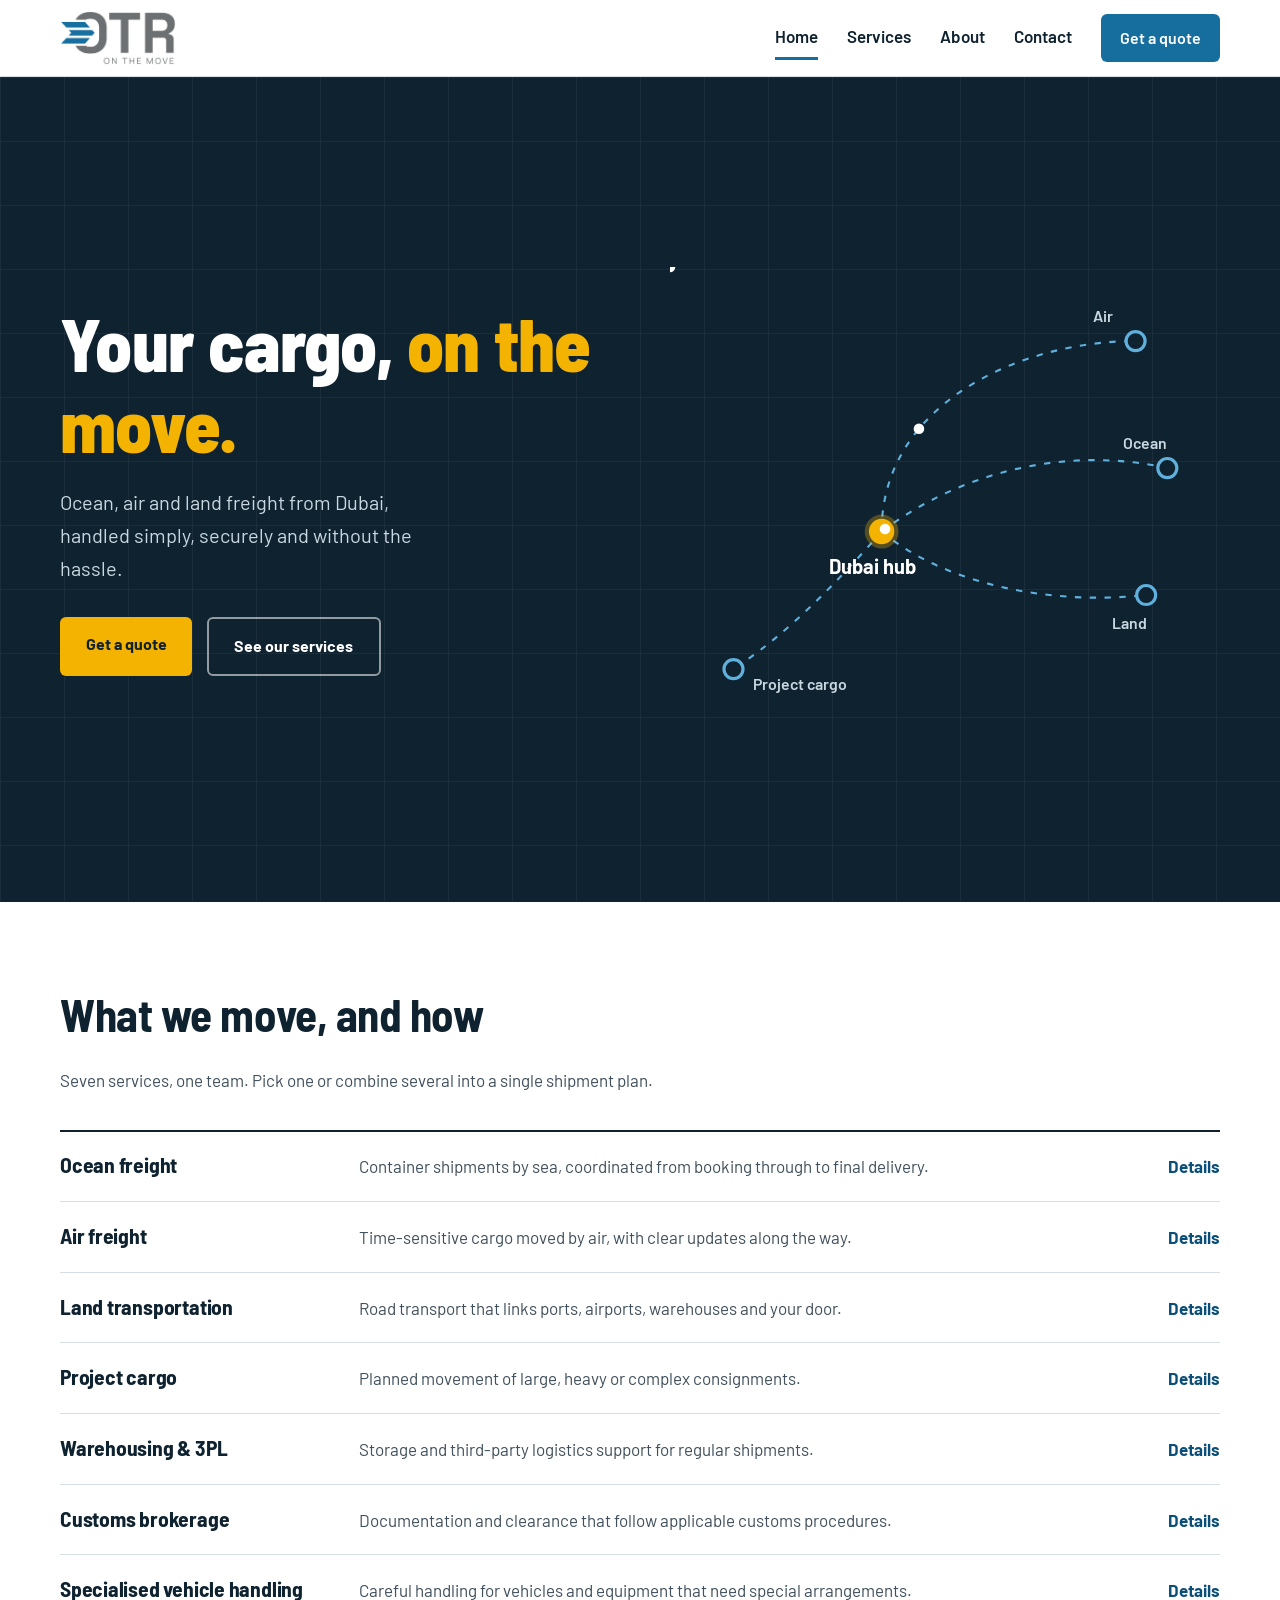
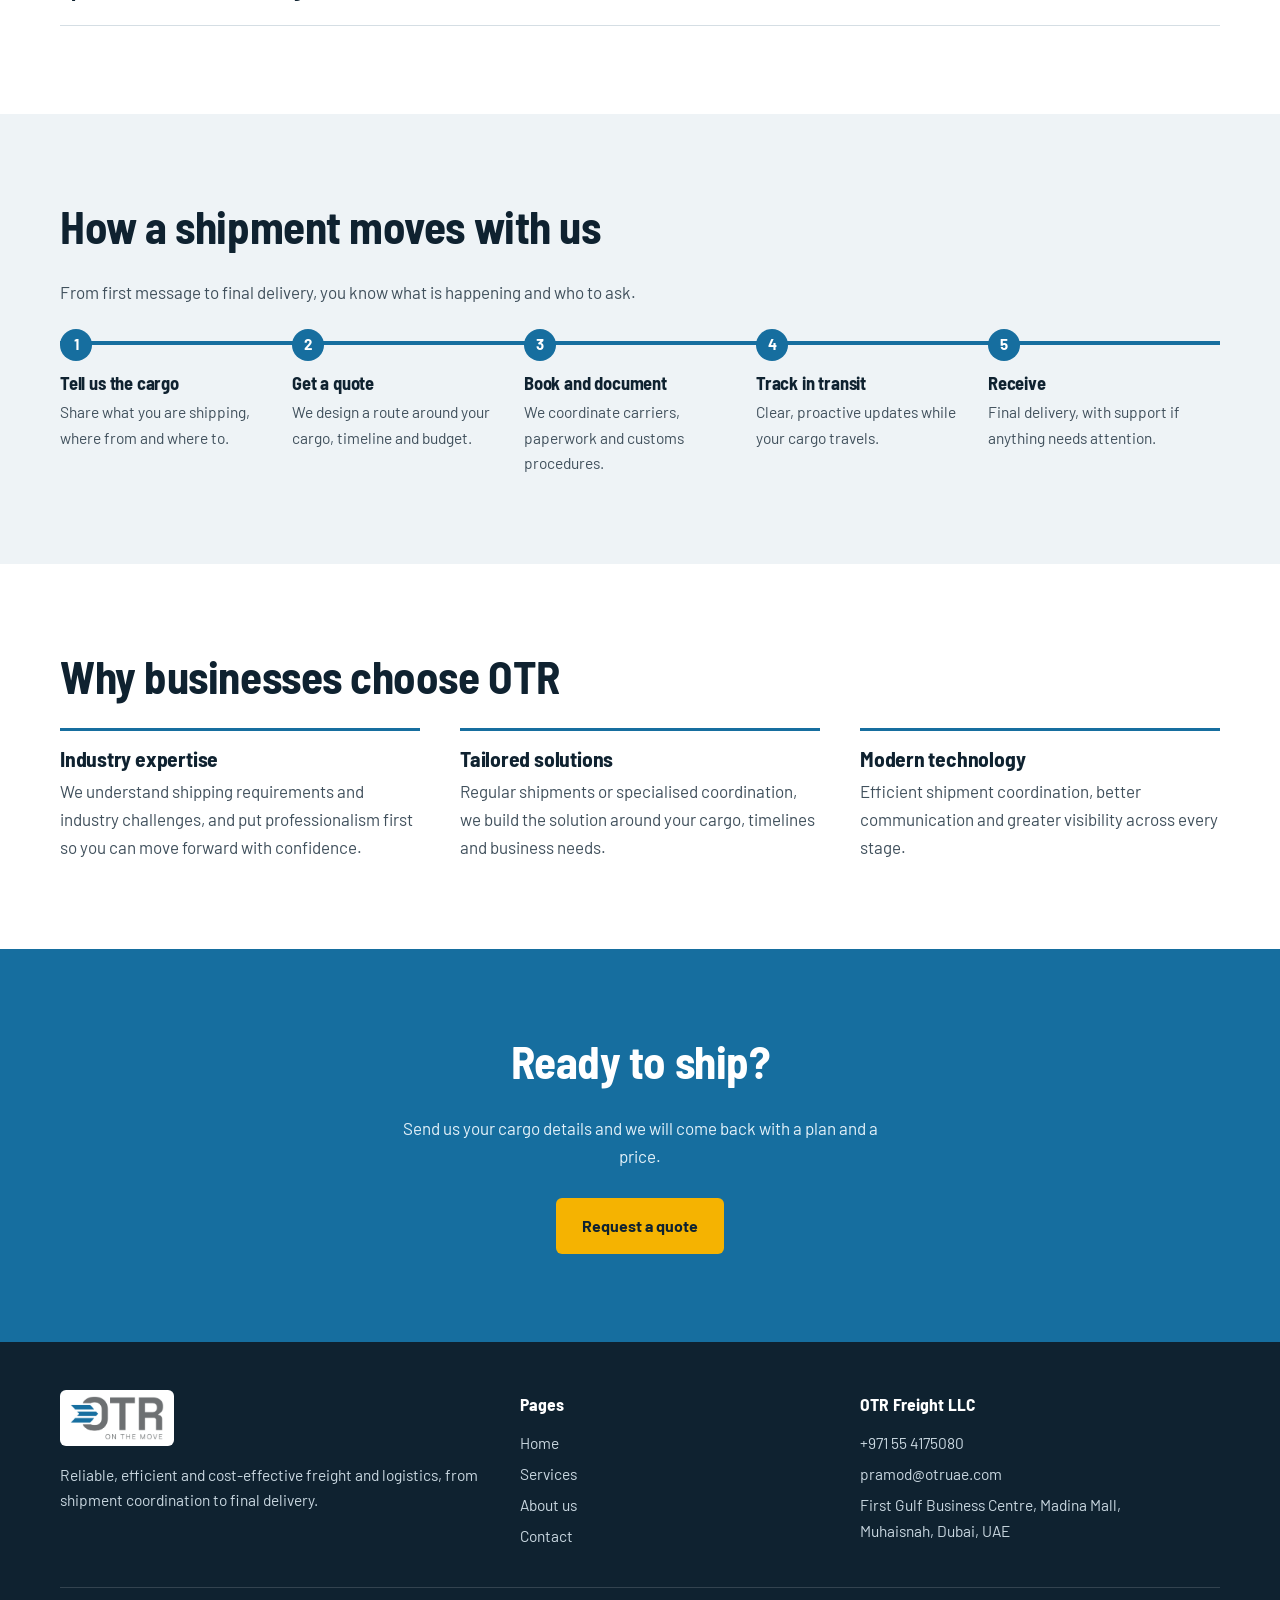
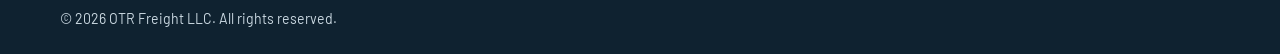
<file: index.html>
<!DOCTYPE html>
<html lang="en">
<head>
<meta charset="utf-8">
<meta name="google-site-verification" content="lFbrJSugFWUCxBS37udw718Ux22zjHiw6H_TVb-RLjU" />
<meta name="viewport" content="width=device-width, initial-scale=1">
<title>OTR Freight LLC | Freight &amp; Logistics in Dubai, UAE</title>
<meta name="description" content="OTR Freight LLC is a Dubai freight and logistics company: ocean, air and land freight, project cargo, warehousing, customs brokerage and vehicle handling.">
<link rel="canonical" href="https://otruae.com/">
<link rel="icon" href="assets/img/favicon.svg" type="image/svg+xml">
<meta property="og:type" content="website">
<meta property="og:title" content="OTR Freight LLC | Freight &amp; Logistics in Dubai, UAE">
<meta property="og:description" content="OTR Freight LLC is a Dubai freight and logistics company: ocean, air and land freight, project cargo, warehousing, customs brokerage and vehicle handling.">
<meta property="og:url" content="https://otruae.com/">
<meta property="og:image" content="https://otruae.com/assets/img/logo.png">
<meta name="theme-color" content="#0f2230">
<link rel="preconnect" href="https://fonts.googleapis.com"><link rel="preconnect" href="https://fonts.gstatic.com" crossorigin>
<link href="https://fonts.googleapis.com/css2?family=Barlow:wght@400;600;700&family=Barlow+Semi+Condensed:wght@600;700;800&display=swap" rel="stylesheet">
<link rel="stylesheet" href="assets/css/style.css">
<script type="application/ld+json">{"@context":"https://schema.org","@type":"Organization","name":"OTR Freight LLC","url":"https://otruae.com","logo":"https://otruae.com/assets/img/logo.png","email":"pramod@otruae.com","telephone":"+971554175080","address":{"@type":"PostalAddress","streetAddress":"First Gulf Business Centre, Madina Mall, Muhaisnah","addressLocality":"Dubai","addressCountry":"AE"}}</script>
</head>
<body>
<a class="skip" href="#main">Skip to content</a>
<header class="site-head"><div class="wrap bar">
<a class="brand" href="index.html" aria-label="OTR Freight LLC home"><img src="assets/img/logo.png" alt="OTR On the Move" width="116" height="54"></a>
<button class="menu-btn" aria-expanded="false" aria-controls="nav">Menu</button>
<nav class="nav" id="nav" aria-label="Main">
<a href="index.html" aria-current="page">Home</a><a href="services.html">Services</a><a href="about.html">About</a><a href="contact.html">Contact</a><a class="btn" href="contact.html">Get a quote</a>
</nav></div></header>
<main id="main">
<section class="hero"><div class="wrap">
<div><h1>Your cargo, <span>on the move.</span></h1>
<p class="lead">Ocean, air and land freight from Dubai, handled simply, securely and without the hassle.</p>
<div class="acts"><a class="btn amber" href="contact.html">Get a quote</a><a class="btn alt" href="services.html">See our services</a></div></div>
<svg class="route" viewBox="0 0 520 420" role="img" aria-label="Routes from the Dubai hub to ocean, air, land and project cargo destinations">
<path class="arc" d="M200 250 C 200 130, 330 70, 440 70"/>
<path class="arc" d="M200 250 C 280 190, 380 170, 470 190"/>
<path class="arc" d="M200 250 C 260 300, 360 320, 450 310"/>
<path class="arc" d="M200 250 C 130 330, 90 360, 60 380"/>
<circle class="node" cx="440" cy="70" r="9"/><text x="400" y="52">Air</text>
<circle class="node" cx="470" cy="190" r="9"/><text x="428" y="172">Ocean</text>
<circle class="node" cx="450" cy="310" r="9"/><text x="418" y="342">Land</text>
<circle class="node" cx="60" cy="380" r="9"/><text x="78" y="400">Project cargo</text>
<circle class="pulse" cx="200" cy="250" r="16"/><circle class="hub" cx="200" cy="250" r="12"/>
<text x="150" y="290" style="fill:#fff;font-size:19px;font-weight:700">Dubai hub</text>
<circle r="5" fill="#fff"><animateMotion dur="5s" repeatCount="indefinite" path="M200 250 C 200 130, 330 70, 440 70"/></circle>
<circle r="5" fill="#fff"><animateMotion dur="6s" repeatCount="indefinite" begin="1.5s" path="M200 250 C 280 190, 380 170, 470 190"/></circle>
<circle r="5" fill="#fff"><animateMotion dur="5.5s" repeatCount="indefinite" begin="3s" path="M200 250 C 260 300, 360 320, 450 310"/></circle>
</svg>
</div></section>
<section><div class="wrap">
<h2>What we move, and how</h2>
<p class="intro">Seven services, one team. Pick one or combine several into a single shipment plan.</p>
<ul class="svc">
<li><h3>Ocean freight</h3><p>Container shipments by sea, coordinated from booking through to final delivery.</p><a href="services.html#ocean-freight">Details</a></li><li><h3>Air freight</h3><p>Time-sensitive cargo moved by air, with clear updates along the way.</p><a href="services.html#air-freight">Details</a></li><li><h3>Land transportation</h3><p>Road transport that links ports, airports, warehouses and your door.</p><a href="services.html#land-transportation">Details</a></li><li><h3>Project cargo</h3><p>Planned movement of large, heavy or complex consignments.</p><a href="services.html#project-cargo">Details</a></li><li><h3>Warehousing & 3PL</h3><p>Storage and third-party logistics support for regular shipments.</p><a href="services.html#warehousing-3pl">Details</a></li><li><h3>Customs brokerage</h3><p>Documentation and clearance that follow applicable customs procedures.</p><a href="services.html#customs-brokerage">Details</a></li><li><h3>Specialised vehicle handling</h3><p>Careful handling for vehicles and equipment that need special arrangements.</p><a href="services.html#specialised-vehicle-handling">Details</a></li>
</ul></div></section>
<section class="tint"><div class="wrap">
<h2>How a shipment moves with us</h2>
<p class="intro">From first message to final delivery, you know what is happening and who to ask.</p>
<ol class="steps">
<li><h3>Tell us the cargo</h3><p>Share what you are shipping, where from and where to.</p></li>
<li><h3>Get a quote</h3><p>We design a route around your cargo, timeline and budget.</p></li>
<li><h3>Book and document</h3><p>We coordinate carriers, paperwork and customs procedures.</p></li>
<li><h3>Track in transit</h3><p>Clear, proactive updates while your cargo travels.</p></li>
<li><h3>Receive</h3><p>Final delivery, with support if anything needs attention.</p></li>
</ol></div></section>
<section><div class="wrap">
<h2>Why businesses choose OTR</h2>
<div class="cols">
<div><h3>Industry expertise</h3><p>We understand shipping requirements and industry challenges, and put professionalism first so you can move forward with confidence.</p></div>
<div><h3>Tailored solutions</h3><p>Regular shipments or specialised coordination, we build the solution around your cargo, timelines and business needs.</p></div>
<div><h3>Modern technology</h3><p>Efficient shipment coordination, better communication and greater visibility across every stage.</p></div>
</div></div></section>
<section class="cta"><div class="wrap">
<h2>Ready to ship?</h2>
<p>Send us your cargo details and we will come back with a plan and a price.</p>
<a class="btn amber" href="contact.html">Request a quote</a>
</div></section>
</main>
<footer class="foot"><div class="wrap">
<div class="grid">
<div><img src="assets/img/logo.png" alt="OTR On the Move" width="120" height="56"><p>Reliable, efficient and cost-effective freight and logistics, from shipment coordination to final delivery.</p></div>
<div><h4>Pages</h4><ul><li><a href="index.html">Home</a></li><li><a href="services.html">Services</a></li><li><a href="about.html">About us</a></li><li><a href="contact.html">Contact</a></li></ul></div>
<div><h4>OTR Freight LLC</h4><ul><li><a href="tel:+971554175080">+971 55 4175080</a></li><li><a href="mailto:pramod@otruae.com">pramod@otruae.com</a></li><li>First Gulf Business Centre, Madina Mall,<br>Muhaisnah, Dubai, UAE</li></ul></div>
</div>
<p class="legal">&copy; <span id="yr">2026</span> OTR Freight LLC. All rights reserved.</p>
</div></footer>
<script src="assets/js/main.js"></script>
</body>
</html>
</file>
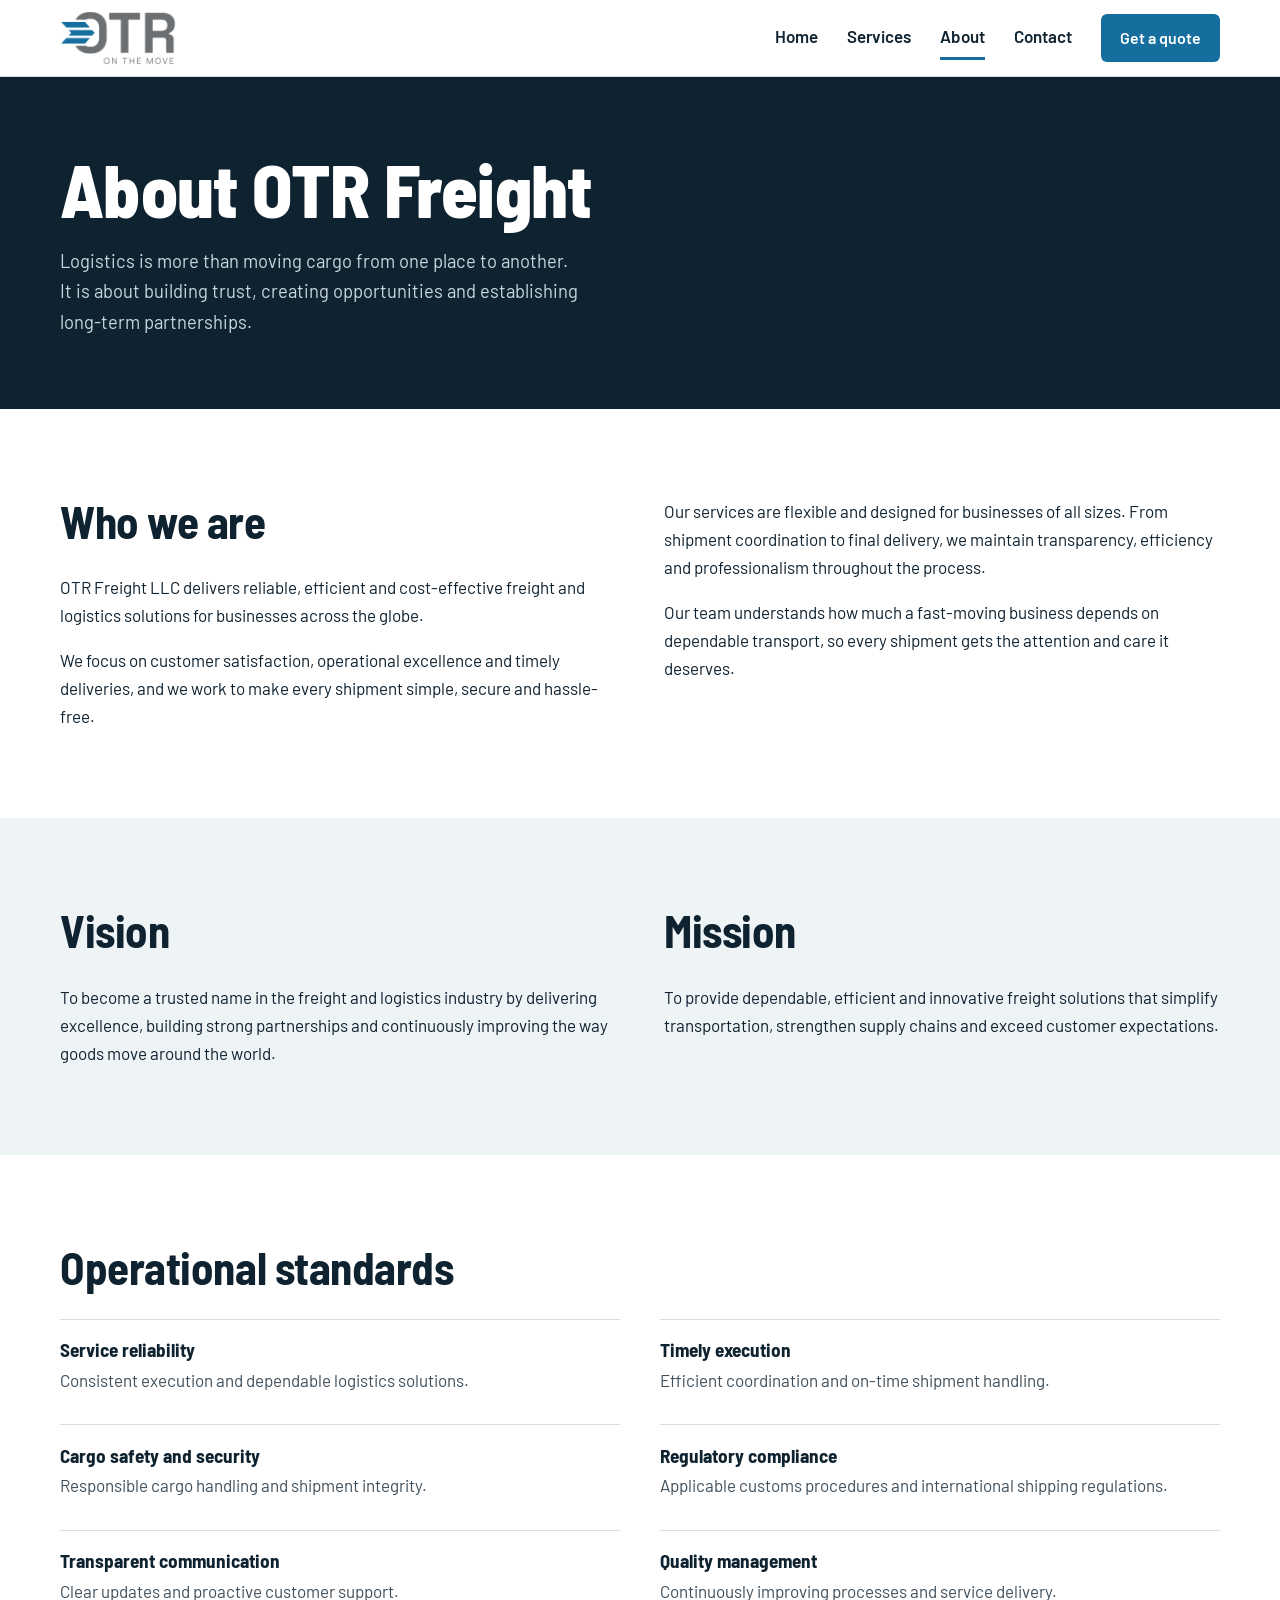
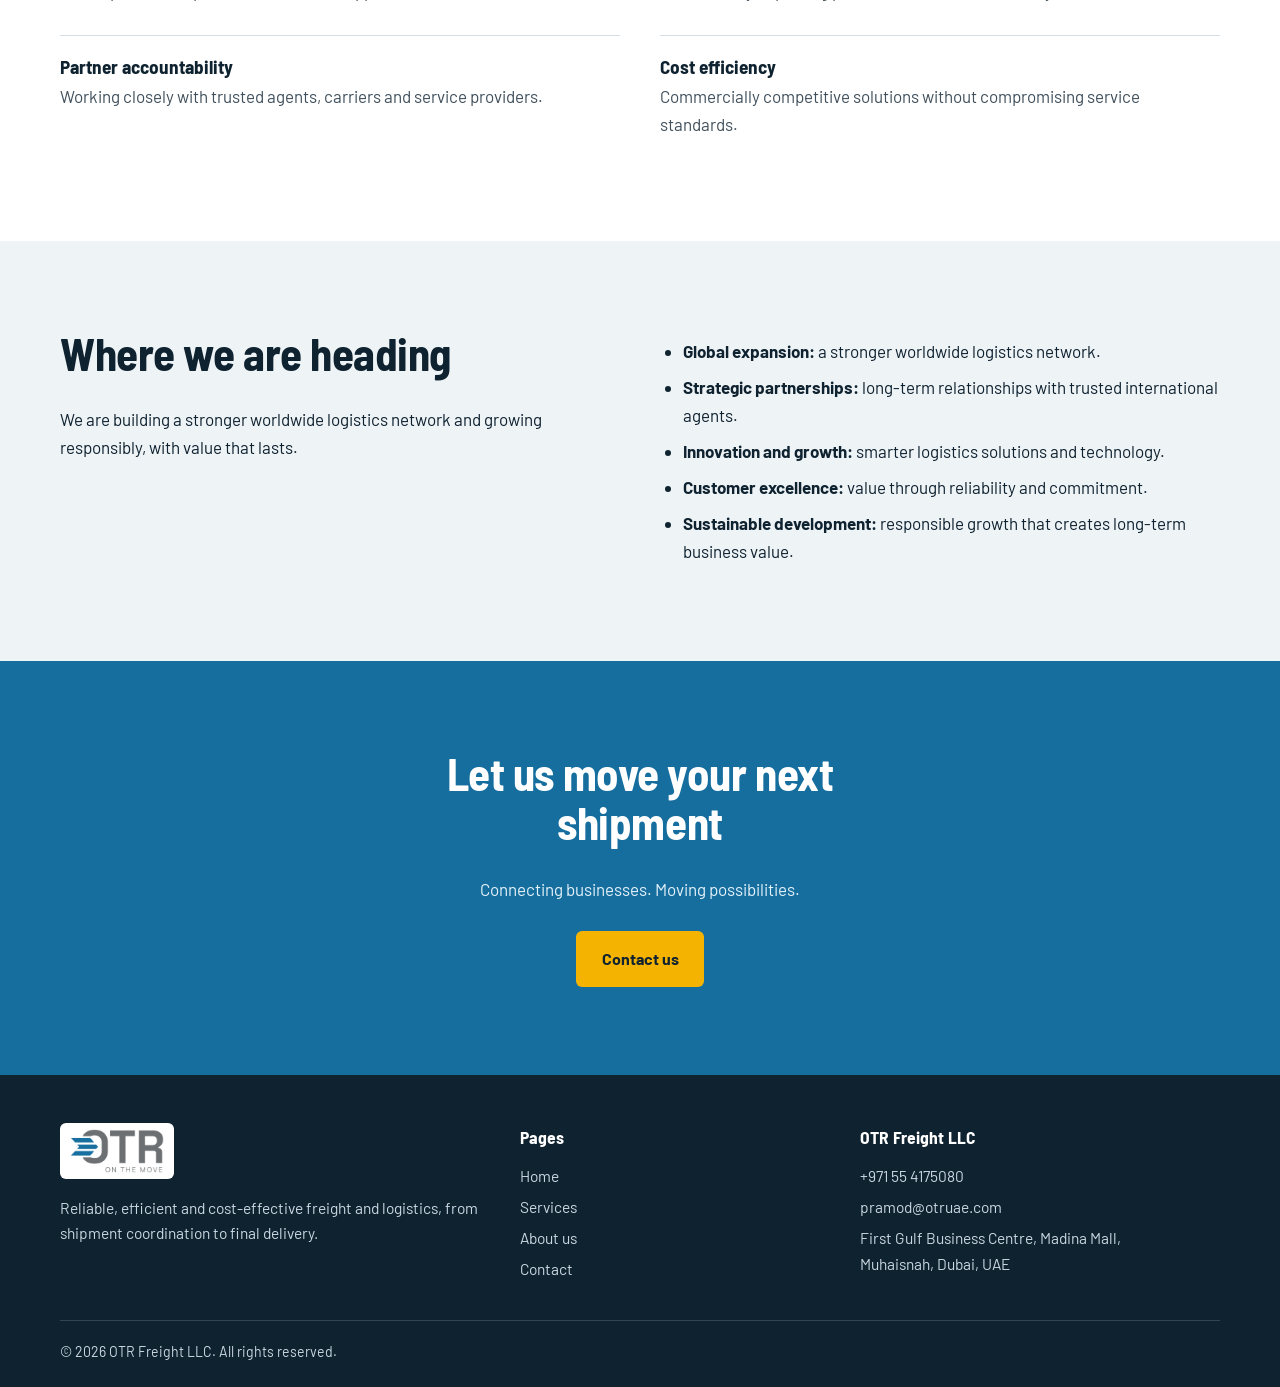
<file: about.html>
<!DOCTYPE html>
<html lang="en">
<head>
<meta charset="utf-8">

<meta name="viewport" content="width=device-width, initial-scale=1">
<title>About us | OTR Freight LLC</title>
<meta name="description" content="Learn about OTR Freight LLC: our vision, mission, operational standards and how we build long-term partnerships in freight and logistics.">
<link rel="canonical" href="https://otruae.com/about.html">
<link rel="icon" href="assets/img/favicon.svg" type="image/svg+xml">
<meta property="og:type" content="website">
<meta property="og:title" content="About us | OTR Freight LLC">
<meta property="og:description" content="Learn about OTR Freight LLC: our vision, mission, operational standards and how we build long-term partnerships in freight and logistics.">
<meta property="og:url" content="https://otruae.com/about.html">
<meta property="og:image" content="https://otruae.com/assets/img/logo.png">
<meta name="theme-color" content="#0f2230">
<link rel="preconnect" href="https://fonts.googleapis.com"><link rel="preconnect" href="https://fonts.gstatic.com" crossorigin>
<link href="https://fonts.googleapis.com/css2?family=Barlow:wght@400;600;700&family=Barlow+Semi+Condensed:wght@600;700;800&display=swap" rel="stylesheet">
<link rel="stylesheet" href="assets/css/style.css">
</head>
<body>
<a class="skip" href="#main">Skip to content</a>
<header class="site-head"><div class="wrap bar">
<a class="brand" href="index.html" aria-label="OTR Freight LLC home"><img src="assets/img/logo.png" alt="OTR On the Move" width="116" height="54"></a>
<button class="menu-btn" aria-expanded="false" aria-controls="nav">Menu</button>
<nav class="nav" id="nav" aria-label="Main">
<a href="index.html">Home</a><a href="services.html">Services</a><a href="about.html" aria-current="page">About</a><a href="contact.html">Contact</a><a class="btn" href="contact.html">Get a quote</a>
</nav></div></header>
<main id="main">
<div class="page-hero"><div class="wrap"><h1>About OTR Freight</h1><p>Logistics is more than moving cargo from one place to another. It is about building trust, creating opportunities and establishing long-term partnerships.</p></div></div>
<section><div class="wrap two">
<div><h2>Who we are</h2>
<p>OTR Freight LLC delivers reliable, efficient and cost-effective freight and logistics solutions for businesses across the globe.</p>
<p>We focus on customer satisfaction, operational excellence and timely deliveries, and we work to make every shipment simple, secure and hassle-free.</p></div>
<div><p>Our services are flexible and designed for businesses of all sizes. From shipment coordination to final delivery, we maintain transparency, efficiency and professionalism throughout the process.</p>
<p>Our team understands how much a fast-moving business depends on dependable transport, so every shipment gets the attention and care it deserves.</p></div>
</div></section>
<section class="tint"><div class="wrap two">
<div><h2>Vision</h2><p>To become a trusted name in the freight and logistics industry by delivering excellence, building strong partnerships and continuously improving the way goods move around the world.</p></div>
<div><h2>Mission</h2><p>To provide dependable, efficient and innovative freight solutions that simplify transportation, strengthen supply chains and exceed customer expectations.</p></div>
</div></section>
<section><div class="wrap"><h2>Operational standards</h2>
<ul class="stand">
<li><b>Service reliability</b><span>Consistent execution and dependable logistics solutions.</span></li>
<li><b>Timely execution</b><span>Efficient coordination and on-time shipment handling.</span></li>
<li><b>Cargo safety and security</b><span>Responsible cargo handling and shipment integrity.</span></li>
<li><b>Regulatory compliance</b><span>Applicable customs procedures and international shipping regulations.</span></li>
<li><b>Transparent communication</b><span>Clear updates and proactive customer support.</span></li>
<li><b>Quality management</b><span>Continuously improving processes and service delivery.</span></li>
<li><b>Partner accountability</b><span>Working closely with trusted agents, carriers and service providers.</span></li>
<li><b>Cost efficiency</b><span>Commercially competitive solutions without compromising service standards.</span></li>
</ul></div></section>
<section class="tint"><div class="wrap two">
<div><h2>Where we are heading</h2><p>We are building a stronger worldwide logistics network and growing responsibly, with value that lasts.</p></div>
<ul class="future">
<li><b>Global expansion:</b> a stronger worldwide logistics network.</li>
<li><b>Strategic partnerships:</b> long-term relationships with trusted international agents.</li>
<li><b>Innovation and growth:</b> smarter logistics solutions and technology.</li>
<li><b>Customer excellence:</b> value through reliability and commitment.</li>
<li><b>Sustainable development:</b> responsible growth that creates long-term business value.</li>
</ul></div></section>
<section class="cta"><div class="wrap"><h2>Let us move your next shipment</h2><p>Connecting businesses. Moving possibilities.</p><a class="btn amber" href="contact.html">Contact us</a></div></section>
</main>
<footer class="foot"><div class="wrap">
<div class="grid">
<div><img src="assets/img/logo.png" alt="OTR On the Move" width="120" height="56"><p>Reliable, efficient and cost-effective freight and logistics, from shipment coordination to final delivery.</p></div>
<div><h4>Pages</h4><ul><li><a href="index.html">Home</a></li><li><a href="services.html">Services</a></li><li><a href="about.html">About us</a></li><li><a href="contact.html">Contact</a></li></ul></div>
<div><h4>OTR Freight LLC</h4><ul><li><a href="tel:+971554175080">+971 55 4175080</a></li><li><a href="mailto:pramod@otruae.com">pramod@otruae.com</a></li><li>First Gulf Business Centre, Madina Mall,<br>Muhaisnah, Dubai, UAE</li></ul></div>
</div>
<p class="legal">&copy; <span id="yr">2026</span> OTR Freight LLC. All rights reserved.</p>
</div></footer>
<script src="assets/js/main.js"></script>
</body>
</html>
</file>
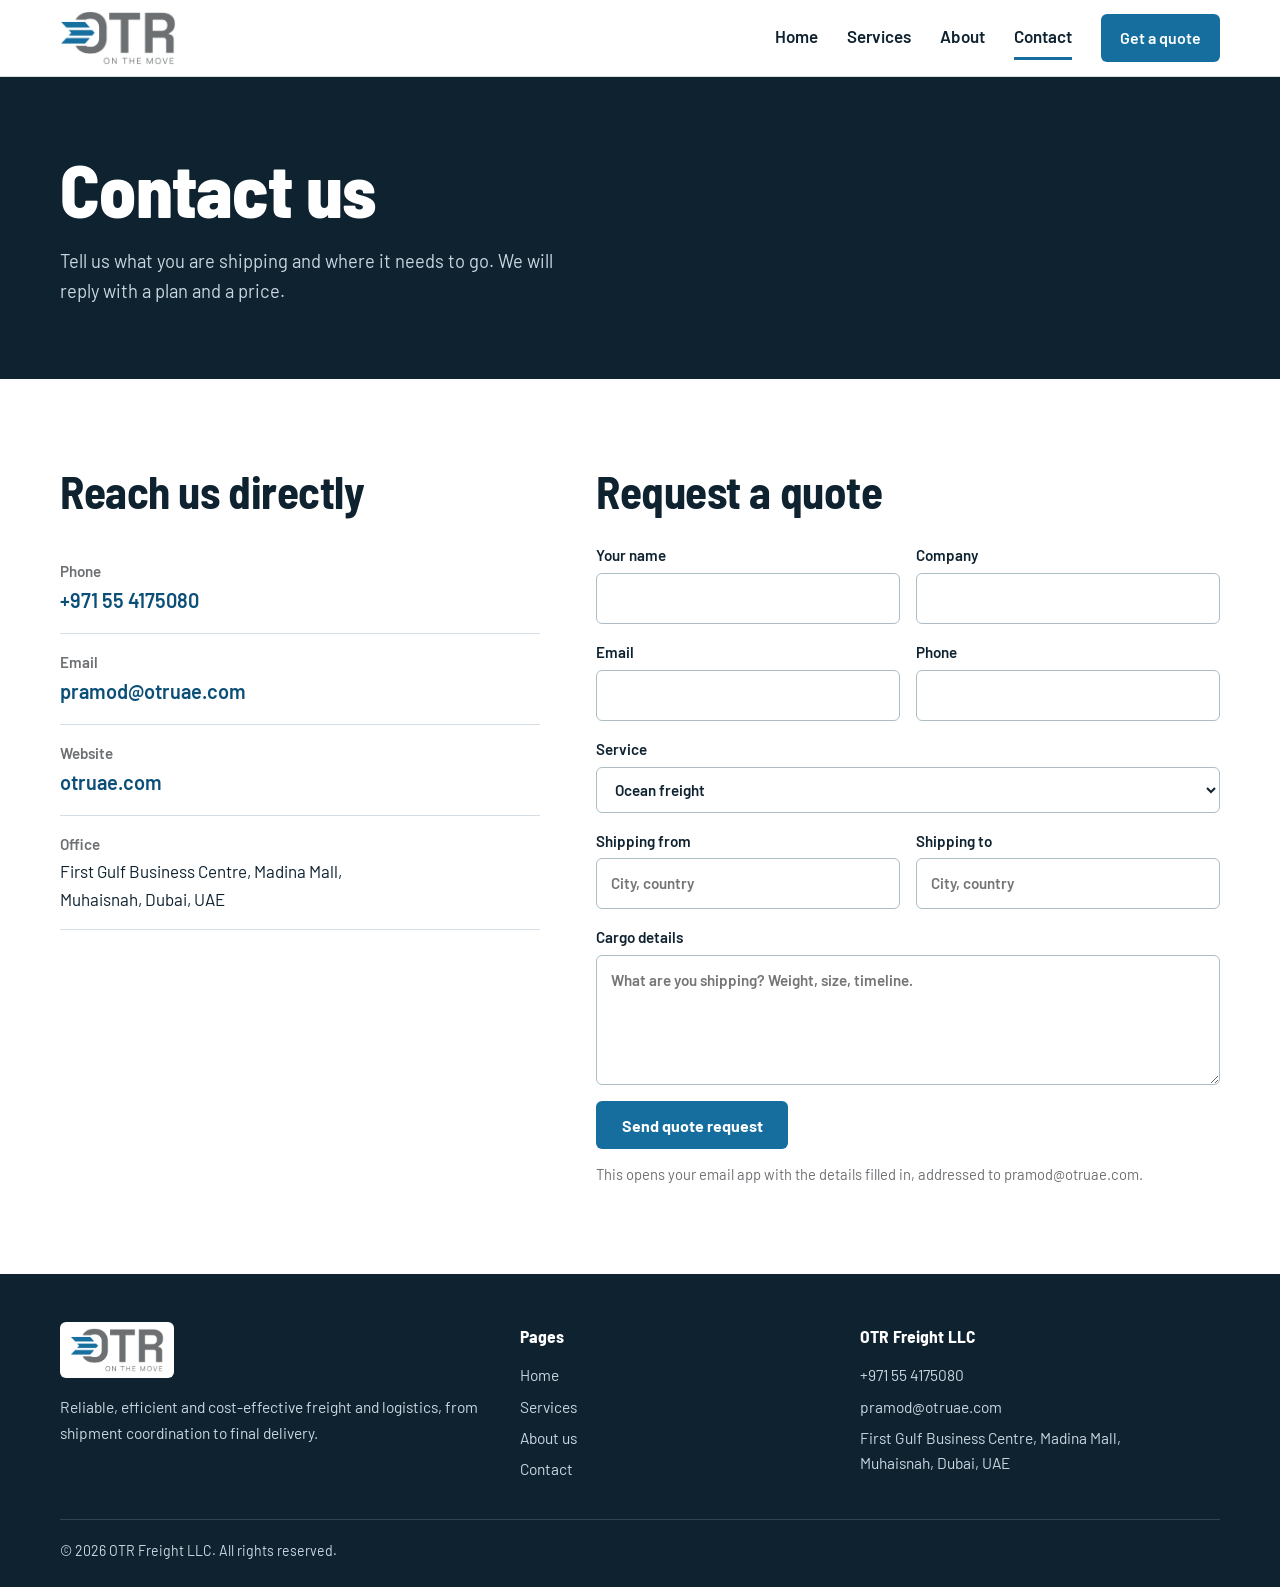
<file: contact.html>
<!DOCTYPE html>
<html lang="en">
<head>
<meta charset="utf-8">

<meta name="viewport" content="width=device-width, initial-scale=1">
<title>Contact | OTR Freight LLC</title>
<meta name="description" content="Request a freight quote from OTR Freight LLC in Dubai. Call +971 55 4175080 or email pramod@otruae.com.">
<link rel="canonical" href="https://otruae.com/contact.html">
<link rel="icon" href="assets/img/favicon.svg" type="image/svg+xml">
<meta property="og:type" content="website">
<meta property="og:title" content="Contact | OTR Freight LLC">
<meta property="og:description" content="Request a freight quote from OTR Freight LLC in Dubai. Call +971 55 4175080 or email pramod@otruae.com.">
<meta property="og:url" content="https://otruae.com/contact.html">
<meta property="og:image" content="https://otruae.com/assets/img/logo.png">
<meta name="theme-color" content="#0f2230">
<link rel="preconnect" href="https://fonts.googleapis.com"><link rel="preconnect" href="https://fonts.gstatic.com" crossorigin>
<link href="https://fonts.googleapis.com/css2?family=Barlow:wght@400;600;700&family=Barlow+Semi+Condensed:wght@600;700;800&display=swap" rel="stylesheet">
<link rel="stylesheet" href="assets/css/style.css">
</head>
<body>
<a class="skip" href="#main">Skip to content</a>
<header class="site-head"><div class="wrap bar">
<a class="brand" href="index.html" aria-label="OTR Freight LLC home"><img src="assets/img/logo.png" alt="OTR On the Move" width="116" height="54"></a>
<button class="menu-btn" aria-expanded="false" aria-controls="nav">Menu</button>
<nav class="nav" id="nav" aria-label="Main">
<a href="index.html">Home</a><a href="services.html">Services</a><a href="about.html">About</a><a href="contact.html" aria-current="page">Contact</a><a class="btn" href="contact.html">Get a quote</a>
</nav></div></header>
<main id="main">
<div class="page-hero"><div class="wrap"><h1>Contact us</h1><p>Tell us what you are shipping and where it needs to go. We will reply with a plan and a price.</p></div></div>
<section><div class="wrap contact-grid">
<div><h2>Reach us directly</h2>
<ul class="facts">
<li><b>Phone</b><a href="tel:+971554175080">+971 55 4175080</a></li>
<li><b>Email</b><a href="mailto:pramod@otruae.com">pramod@otruae.com</a></li>
<li><b>Website</b><a href="https://otruae.com">otruae.com</a></li>
<li><b>Office</b>First Gulf Business Centre, Madina Mall,<br>Muhaisnah, Dubai, UAE</li>
</ul></div>
<div><h2>Request a quote</h2>
<form id="quote-form">
<label>Your name<input name="name" required autocomplete="name"></label>
<label>Company<input name="company" autocomplete="organization"></label>
<label>Email<input type="email" name="email" required autocomplete="email"></label>
<label>Phone<input type="tel" name="phone" autocomplete="tel"></label>
<label class="full">Service<select name="service"><option>Ocean freight</option><option>Air freight</option><option>Land transportation</option><option>Project cargo</option><option>Warehousing & 3PL</option><option>Customs brokerage</option><option>Specialised vehicle handling</option></select></label>
<label>Shipping from<input name="from" placeholder="City, country"></label>
<label>Shipping to<input name="to" placeholder="City, country"></label>
<label class="full">Cargo details<textarea name="details" placeholder="What are you shipping? Weight, size, timeline."></textarea></label>
<div class="full"><button class="btn" type="submit">Send quote request</button><p class="note" style="margin-top:.8rem">This opens your email app with the details filled in, addressed to pramod@otruae.com.</p></div>
</form></div>
</div></section>
</main>
<footer class="foot"><div class="wrap">
<div class="grid">
<div><img src="assets/img/logo.png" alt="OTR On the Move" width="120" height="56"><p>Reliable, efficient and cost-effective freight and logistics, from shipment coordination to final delivery.</p></div>
<div><h4>Pages</h4><ul><li><a href="index.html">Home</a></li><li><a href="services.html">Services</a></li><li><a href="about.html">About us</a></li><li><a href="contact.html">Contact</a></li></ul></div>
<div><h4>OTR Freight LLC</h4><ul><li><a href="tel:+971554175080">+971 55 4175080</a></li><li><a href="mailto:pramod@otruae.com">pramod@otruae.com</a></li><li>First Gulf Business Centre, Madina Mall,<br>Muhaisnah, Dubai, UAE</li></ul></div>
</div>
<p class="legal">&copy; <span id="yr">2026</span> OTR Freight LLC. All rights reserved.</p>
</div></footer>
<script src="assets/js/main.js"></script>
</body>
</html>
</file>
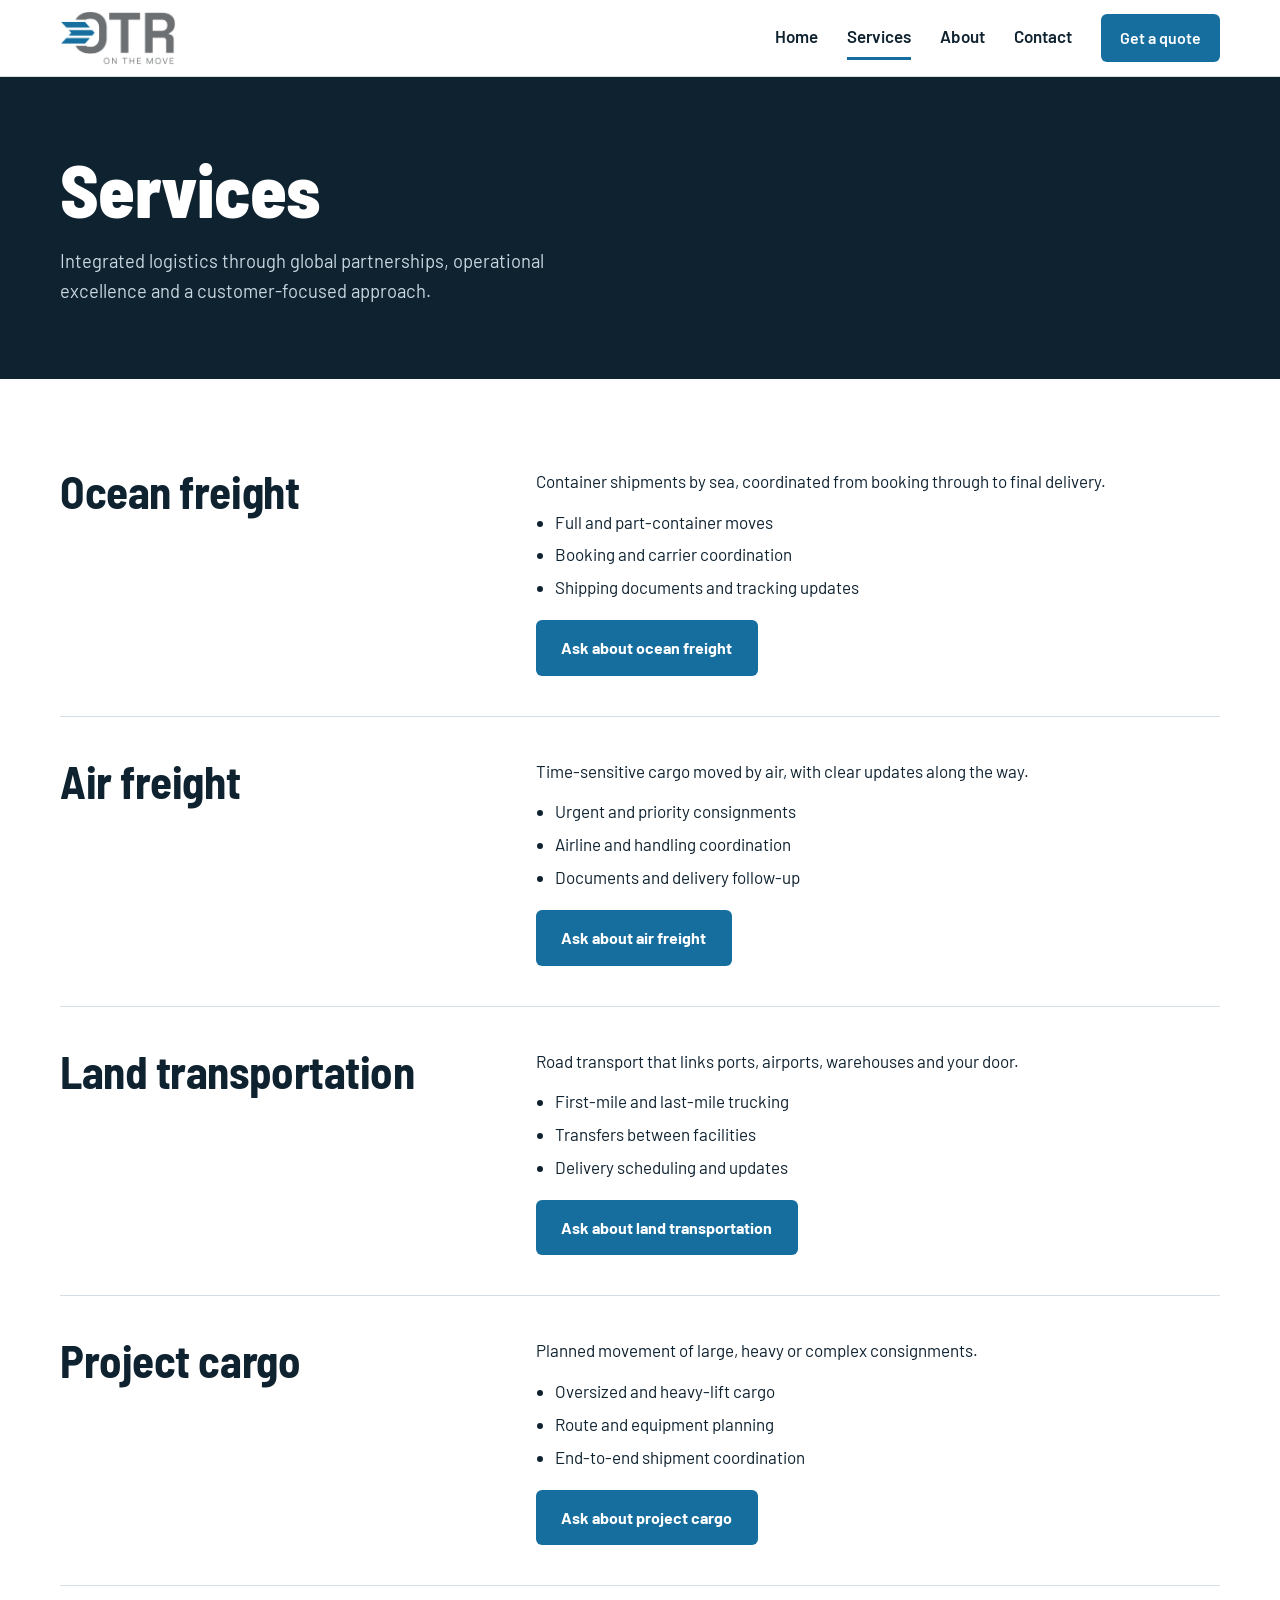
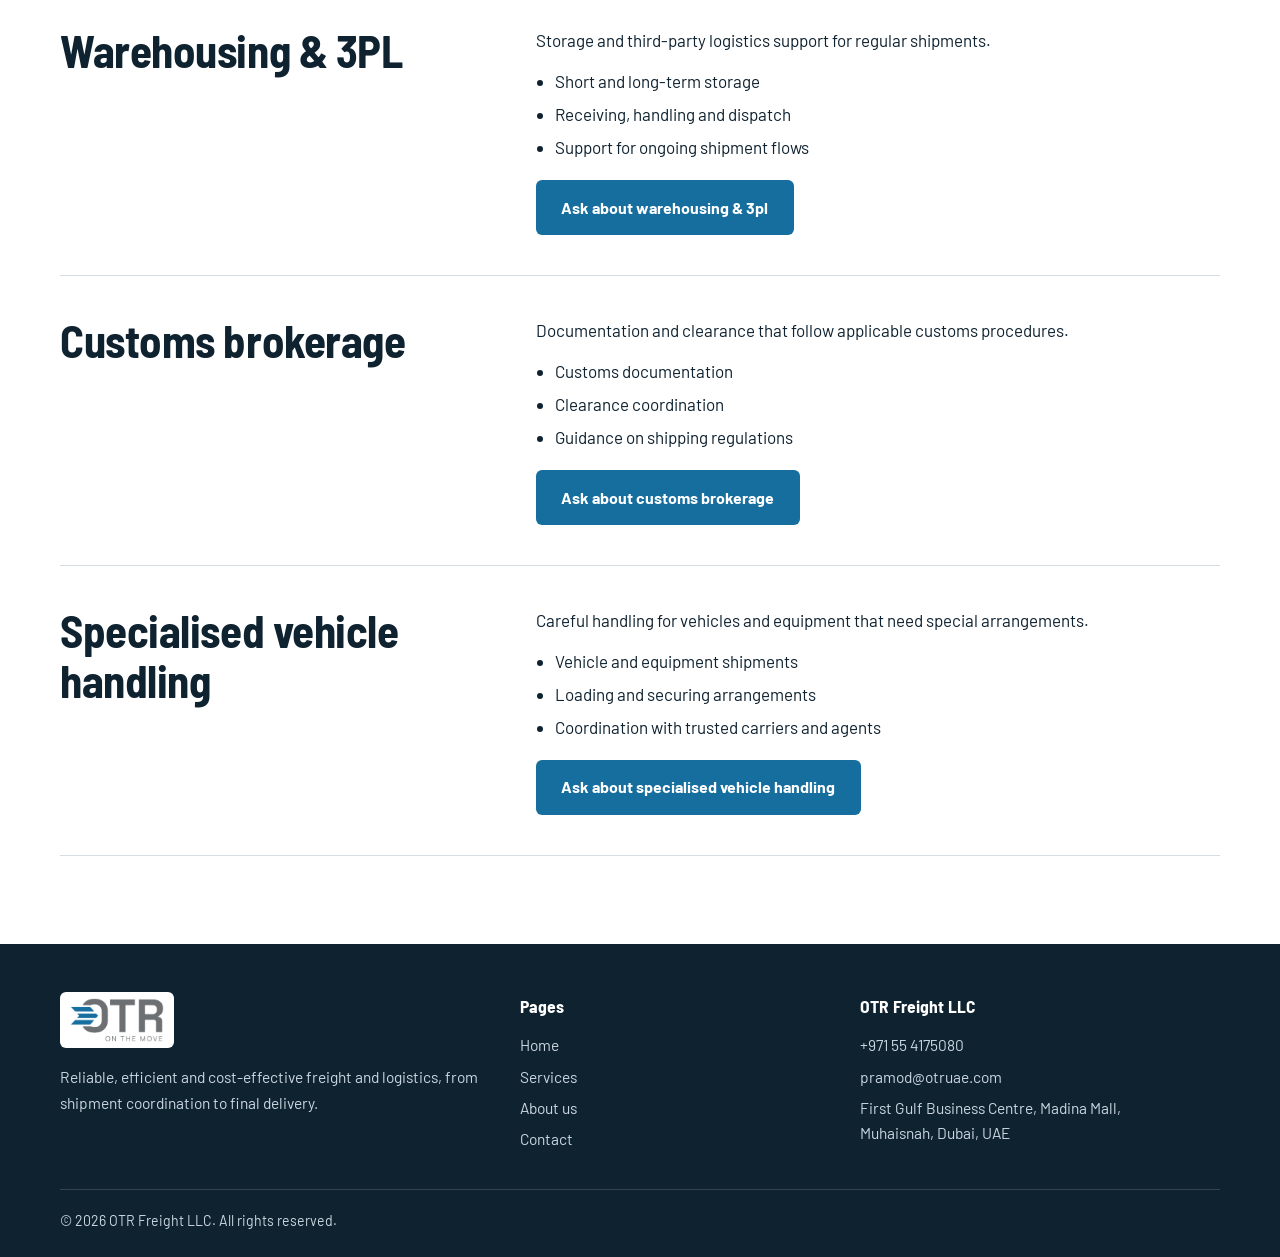
<file: services.html>
<!DOCTYPE html>
<html lang="en">
<head>
<meta charset="utf-8">

<meta name="viewport" content="width=device-width, initial-scale=1">
<title>Services | OTR Freight LLC</title>
<meta name="description" content="Ocean freight, air freight, land transportation, project cargo, warehousing and 3PL, customs brokerage and specialised vehicle handling from Dubai.">
<link rel="canonical" href="https://otruae.com/services.html">
<link rel="icon" href="assets/img/favicon.svg" type="image/svg+xml">
<meta property="og:type" content="website">
<meta property="og:title" content="Services | OTR Freight LLC">
<meta property="og:description" content="Ocean freight, air freight, land transportation, project cargo, warehousing and 3PL, customs brokerage and specialised vehicle handling from Dubai.">
<meta property="og:url" content="https://otruae.com/services.html">
<meta property="og:image" content="https://otruae.com/assets/img/logo.png">
<meta name="theme-color" content="#0f2230">
<link rel="preconnect" href="https://fonts.googleapis.com"><link rel="preconnect" href="https://fonts.gstatic.com" crossorigin>
<link href="https://fonts.googleapis.com/css2?family=Barlow:wght@400;600;700&family=Barlow+Semi+Condensed:wght@600;700;800&display=swap" rel="stylesheet">
<link rel="stylesheet" href="assets/css/style.css">
</head>
<body>
<a class="skip" href="#main">Skip to content</a>
<header class="site-head"><div class="wrap bar">
<a class="brand" href="index.html" aria-label="OTR Freight LLC home"><img src="assets/img/logo.png" alt="OTR On the Move" width="116" height="54"></a>
<button class="menu-btn" aria-expanded="false" aria-controls="nav">Menu</button>
<nav class="nav" id="nav" aria-label="Main">
<a href="index.html">Home</a><a href="services.html" aria-current="page">Services</a><a href="about.html">About</a><a href="contact.html">Contact</a><a class="btn" href="contact.html">Get a quote</a>
</nav></div></header>
<main id="main">
<div class="page-hero"><div class="wrap"><h1>Services</h1><p>Integrated logistics through global partnerships, operational excellence and a customer-focused approach.</p></div></div>
<section><div class="wrap">
<div class="detail" id="ocean-freight"><div><h2>Ocean freight</h2></div><div><p>Container shipments by sea, coordinated from booking through to final delivery.</p><ul><li>Full and part-container moves</li><li>Booking and carrier coordination</li><li>Shipping documents and tracking updates</li></ul><a class="btn" href="contact.html?service=Ocean%20freight">Ask about ocean freight</a></div></div>
<div class="detail" id="air-freight"><div><h2>Air freight</h2></div><div><p>Time-sensitive cargo moved by air, with clear updates along the way.</p><ul><li>Urgent and priority consignments</li><li>Airline and handling coordination</li><li>Documents and delivery follow-up</li></ul><a class="btn" href="contact.html?service=Air%20freight">Ask about air freight</a></div></div>
<div class="detail" id="land-transportation"><div><h2>Land transportation</h2></div><div><p>Road transport that links ports, airports, warehouses and your door.</p><ul><li>First-mile and last-mile trucking</li><li>Transfers between facilities</li><li>Delivery scheduling and updates</li></ul><a class="btn" href="contact.html?service=Land%20transportation">Ask about land transportation</a></div></div>
<div class="detail" id="project-cargo"><div><h2>Project cargo</h2></div><div><p>Planned movement of large, heavy or complex consignments.</p><ul><li>Oversized and heavy-lift cargo</li><li>Route and equipment planning</li><li>End-to-end shipment coordination</li></ul><a class="btn" href="contact.html?service=Project%20cargo">Ask about project cargo</a></div></div>
<div class="detail" id="warehousing-3pl"><div><h2>Warehousing & 3PL</h2></div><div><p>Storage and third-party logistics support for regular shipments.</p><ul><li>Short and long-term storage</li><li>Receiving, handling and dispatch</li><li>Support for ongoing shipment flows</li></ul><a class="btn" href="contact.html?service=Warehousing%20%26%203PL">Ask about warehousing & 3pl</a></div></div>
<div class="detail" id="customs-brokerage"><div><h2>Customs brokerage</h2></div><div><p>Documentation and clearance that follow applicable customs procedures.</p><ul><li>Customs documentation</li><li>Clearance coordination</li><li>Guidance on shipping regulations</li></ul><a class="btn" href="contact.html?service=Customs%20brokerage">Ask about customs brokerage</a></div></div>
<div class="detail" id="specialised-vehicle-handling"><div><h2>Specialised vehicle handling</h2></div><div><p>Careful handling for vehicles and equipment that need special arrangements.</p><ul><li>Vehicle and equipment shipments</li><li>Loading and securing arrangements</li><li>Coordination with trusted carriers and agents</li></ul><a class="btn" href="contact.html?service=Specialised%20vehicle%20handling">Ask about specialised vehicle handling</a></div></div>
</div></section>
</main>
<footer class="foot"><div class="wrap">
<div class="grid">
<div><img src="assets/img/logo.png" alt="OTR On the Move" width="120" height="56"><p>Reliable, efficient and cost-effective freight and logistics, from shipment coordination to final delivery.</p></div>
<div><h4>Pages</h4><ul><li><a href="index.html">Home</a></li><li><a href="services.html">Services</a></li><li><a href="about.html">About us</a></li><li><a href="contact.html">Contact</a></li></ul></div>
<div><h4>OTR Freight LLC</h4><ul><li><a href="tel:+971554175080">+971 55 4175080</a></li><li><a href="mailto:pramod@otruae.com">pramod@otruae.com</a></li><li>First Gulf Business Centre, Madina Mall,<br>Muhaisnah, Dubai, UAE</li></ul></div>
</div>
<p class="legal">&copy; <span id="yr">2026</span> OTR Freight LLC. All rights reserved.</p>
</div></footer>
<script src="assets/js/main.js"></script>
</body>
</html>
</file>
<file: assets/css/style.css>
:root{--ink:#0f2230;--blue:#166e9f;--blue-d:#0b4f78;--steel:#6d7073;--mist:#eef3f6;--line:#d5dee4;--amber:#f5b301;--white:#fff;--r:6px}
*{box-sizing:border-box;margin:0}
html{scroll-behavior:smooth}
body{font:400 17px/1.65 "Barlow",system-ui,-apple-system,"Segoe UI",Arial,sans-serif;color:var(--ink);background:#fff;-webkit-font-smoothing:antialiased}
img,svg{max-width:100%;display:block}
a{color:var(--blue-d)}
h1,h2,h3{font-family:"Barlow Semi Condensed","Barlow",Arial,sans-serif;line-height:1.1;letter-spacing:-.01em;font-weight:700}
h1{font-size:clamp(2.6rem,6vw,4.6rem);font-weight:800}
h2{font-size:clamp(1.9rem,3.6vw,2.8rem);margin-bottom:.6em}
h3{font-size:1.35rem;margin-bottom:.3em}
p+p{margin-top:1em}
:focus-visible{outline:3px solid var(--amber);outline-offset:3px}
.wrap{width:min(1160px,100% - 2.5rem);margin-inline:auto}
.skip{position:absolute;left:-999px;top:0;background:var(--amber);color:var(--ink);padding:.6rem 1rem;z-index:99}.skip:focus{left:0}
/* header */
.site-head{position:sticky;top:0;z-index:50;background:#fff;border-bottom:1px solid var(--line)}
.bar{display:flex;align-items:center;justify-content:space-between;gap:1.5rem;min-height:76px}
.brand img{height:54px;width:auto}
.nav{display:flex;align-items:center;gap:1.8rem}
.nav a{text-decoration:none;color:var(--ink);font-weight:600;padding:.4rem 0;border-bottom:3px solid transparent}
.nav a:hover,.nav a[aria-current=page]{border-color:var(--blue)}
.nav a.btn{border:0;color:#fff;padding:.65rem 1.2rem}
.menu-btn{display:none;background:none;border:1px solid var(--line);border-radius:var(--r);padding:.5rem .8rem;font:600 1rem inherit;color:var(--ink);cursor:pointer}
.btn{display:inline-block;background:var(--blue);color:#fff;text-decoration:none;font-weight:700;padding:.9rem 1.6rem;border-radius:var(--r);border:0;cursor:pointer;font-size:1rem;font-family:inherit;transition:background .15s}
.btn:hover{background:var(--blue-d)}
.btn.alt{background:transparent;border:2px solid rgba(255,255,255,.55)}.btn.alt:hover{background:rgba(255,255,255,.12)}
.btn.amber{background:var(--amber);color:var(--ink)}.btn.amber:hover{background:#ffc933}
/* hero */
.hero{background:var(--ink);color:#fff;position:relative;overflow:hidden}
.hero::before{content:"";position:absolute;inset:0;background:linear-gradient(rgba(255,255,255,.05) 1px,transparent 1px) 0 0/100% 64px,linear-gradient(90deg,rgba(255,255,255,.05) 1px,transparent 1px) 0 0/64px 100%;pointer-events:none}
.hero .wrap{position:relative;display:grid;grid-template-columns:1.05fr 1fr;gap:2rem;align-items:center;padding-block:clamp(3rem,8vw,6.5rem)}
.hero p.lead{font-size:1.25rem;color:#c9d7e0;max-width:34ch;margin:1.3rem 0 2rem}
.hero .acts{display:flex;gap:.9rem;flex-wrap:wrap}
.hero h1 span{color:var(--amber)}
.route{width:100%;height:auto}
.route .arc{fill:none;stroke:#5fb0dd;stroke-width:2;stroke-dasharray:6 8;animation:flow 2.4s linear infinite}
.route text{fill:#c9d7e0;font:600 15px "Barlow",Arial,sans-serif}
.route .hub{fill:var(--amber)}.route .node{fill:var(--ink);stroke:#5fb0dd;stroke-width:3}
.route .pulse{fill:var(--amber);opacity:.3;animation:pulse 2.4s ease-out infinite;transform-origin:center;transform-box:fill-box}
@keyframes flow{to{stroke-dashoffset:-56}}
@keyframes pulse{from{transform:scale(.6);opacity:.5}to{transform:scale(2.2);opacity:0}}
.page-hero{background:var(--ink);color:#fff;padding-block:clamp(2.5rem,6vw,4.5rem);position:relative}
.page-hero p{color:#c9d7e0;max-width:52ch;font-size:1.15rem;margin-top:1rem}
/* sections */
section{padding-block:clamp(3rem,7vw,5.5rem)}
.tint{background:var(--mist)}
.intro{max-width:60ch;color:#40505c;margin-bottom:2.2rem}
/* service rows */
.svc{list-style:none;padding:0;border-top:2px solid var(--ink)}
.svc li{display:grid;grid-template-columns:minmax(200px,.7fr) 2fr auto;gap:1.5rem;align-items:baseline;padding:1.3rem 0;border-bottom:1px solid var(--line)}
.svc h3{margin:0}
.svc p{color:#40505c;margin:0}
.svc a{font-weight:700;text-decoration:none;white-space:nowrap}
.svc a:hover{text-decoration:underline}
/* shipment steps */
.steps{display:grid;grid-template-columns:repeat(5,1fr);gap:0;counter-reset:s;list-style:none;padding:0;border-top:4px solid var(--blue)}
.steps li{counter-increment:s;padding:1.4rem 1.2rem 0 0;position:relative}
.steps li::before{content:counter(s);display:grid;place-items:center;width:2rem;height:2rem;border-radius:50%;background:var(--blue);color:#fff;font-weight:700;margin:-2.45rem 0 .8rem;font-size:.95rem}
.steps h3{font-size:1.15rem}.steps p{font-size:.97rem;color:#40505c}
/* columns */
.cols{display:grid;grid-template-columns:repeat(3,1fr);gap:2.5rem}
.cols>div{border-top:3px solid var(--blue);padding-top:1rem}
.cols p{color:#40505c}
.two{display:grid;grid-template-columns:1fr 1fr;gap:3rem}
.stand{list-style:none;padding:0;display:grid;grid-template-columns:1fr 1fr;gap:1rem 2.5rem}
.stand li{padding:.9rem 0;border-top:1px solid var(--line)}
.stand b{display:block;font-family:"Barlow Semi Condensed",Arial,sans-serif;font-size:1.2rem}
.stand span{color:#40505c}
.future{padding-left:1.2rem}.future li{margin:.5rem 0}
.cta{background:var(--blue);color:#fff;text-align:center}
.cta h2{margin-inline:auto;max-width:20ch}
.cta p{max-width:48ch;margin:0 auto 1.8rem;color:#e3f1f9}
/* services detail */
.detail{display:grid;grid-template-columns:1fr 1.6fr;gap:3rem;padding-block:2.5rem;border-bottom:1px solid var(--line)}
.detail:first-of-type{padding-top:0}
.detail ul{padding-left:1.2rem;margin:.8rem 0 1.2rem}.detail li{margin:.3rem 0}
/* contact */
.contact-grid{display:grid;grid-template-columns:1fr 1.3fr;gap:3.5rem}
.facts{list-style:none;padding:0}
.facts li{padding:1rem 0;border-bottom:1px solid var(--line)}
.facts b{display:block;font-size:.95rem;color:var(--steel);font-weight:600}
.facts a{font-size:1.25rem;font-weight:600;text-decoration:none}
form{display:grid;gap:1rem;grid-template-columns:1fr 1fr}
form .full{grid-column:1/-1}
label{display:grid;gap:.3rem;font-weight:600;font-size:.95rem}
input,select,textarea{font:inherit;padding:.75rem .85rem;border:1.5px solid #aebcc6;border-radius:var(--r);background:#fff;color:var(--ink)}
input:focus,select:focus,textarea:focus{border-color:var(--blue);outline:3px solid rgba(22,110,159,.25)}
textarea{min-height:130px;resize:vertical}
.note{font-size:.92rem;color:var(--steel)}
/* footer */
.foot{background:var(--ink);color:#c9d7e0;padding-block:3rem 1.5rem;font-size:.97rem}
.foot .grid{display:grid;grid-template-columns:1.4fr 1fr 1.2fr;gap:2.5rem}
.foot img{height:56px;width:auto;background:#fff;padding:6px 10px;border-radius:var(--r);margin-bottom:1rem}
.foot h4{color:#fff;font-family:"Barlow Semi Condensed",Arial,sans-serif;font-size:1.1rem;margin-bottom:.7rem}
.foot a{color:#c9d7e0;text-decoration:none}.foot a:hover{color:#fff;text-decoration:underline}
.foot ul{list-style:none;padding:0}.foot li{margin:.35rem 0}
.legal{border-top:1px solid rgba(255,255,255,.15);margin-top:2rem;padding-top:1.2rem;font-size:.88rem}
/* responsive */
@media(max-width:900px){
 .hero .wrap,.two,.contact-grid,.detail,.foot .grid{grid-template-columns:1fr}
 .route{max-width:460px;margin-inline:auto}
 .cols{grid-template-columns:1fr}
 .steps{grid-template-columns:1fr;border-top:0;border-left:4px solid var(--blue);padding-left:1.4rem}
 .steps li{padding:0 0 1.4rem}.steps li::before{margin:0 0 .5rem -2.45rem}
 .svc li{grid-template-columns:1fr;gap:.4rem}
 .stand{grid-template-columns:1fr}
 .menu-btn{display:block}
 .nav{display:none;position:absolute;left:0;right:0;top:100%;background:#fff;border-bottom:1px solid var(--line);flex-direction:column;align-items:stretch;gap:0;padding:.5rem 1.25rem 1.2rem}
 .nav.open{display:flex}.nav a{padding:.8rem 0}.nav a.btn{text-align:center;margin-top:.6rem}
}
@media(max-width:560px){form{grid-template-columns:1fr}}
@media(prefers-reduced-motion:reduce){*{animation:none!important;scroll-behavior:auto!important}}
</file>
